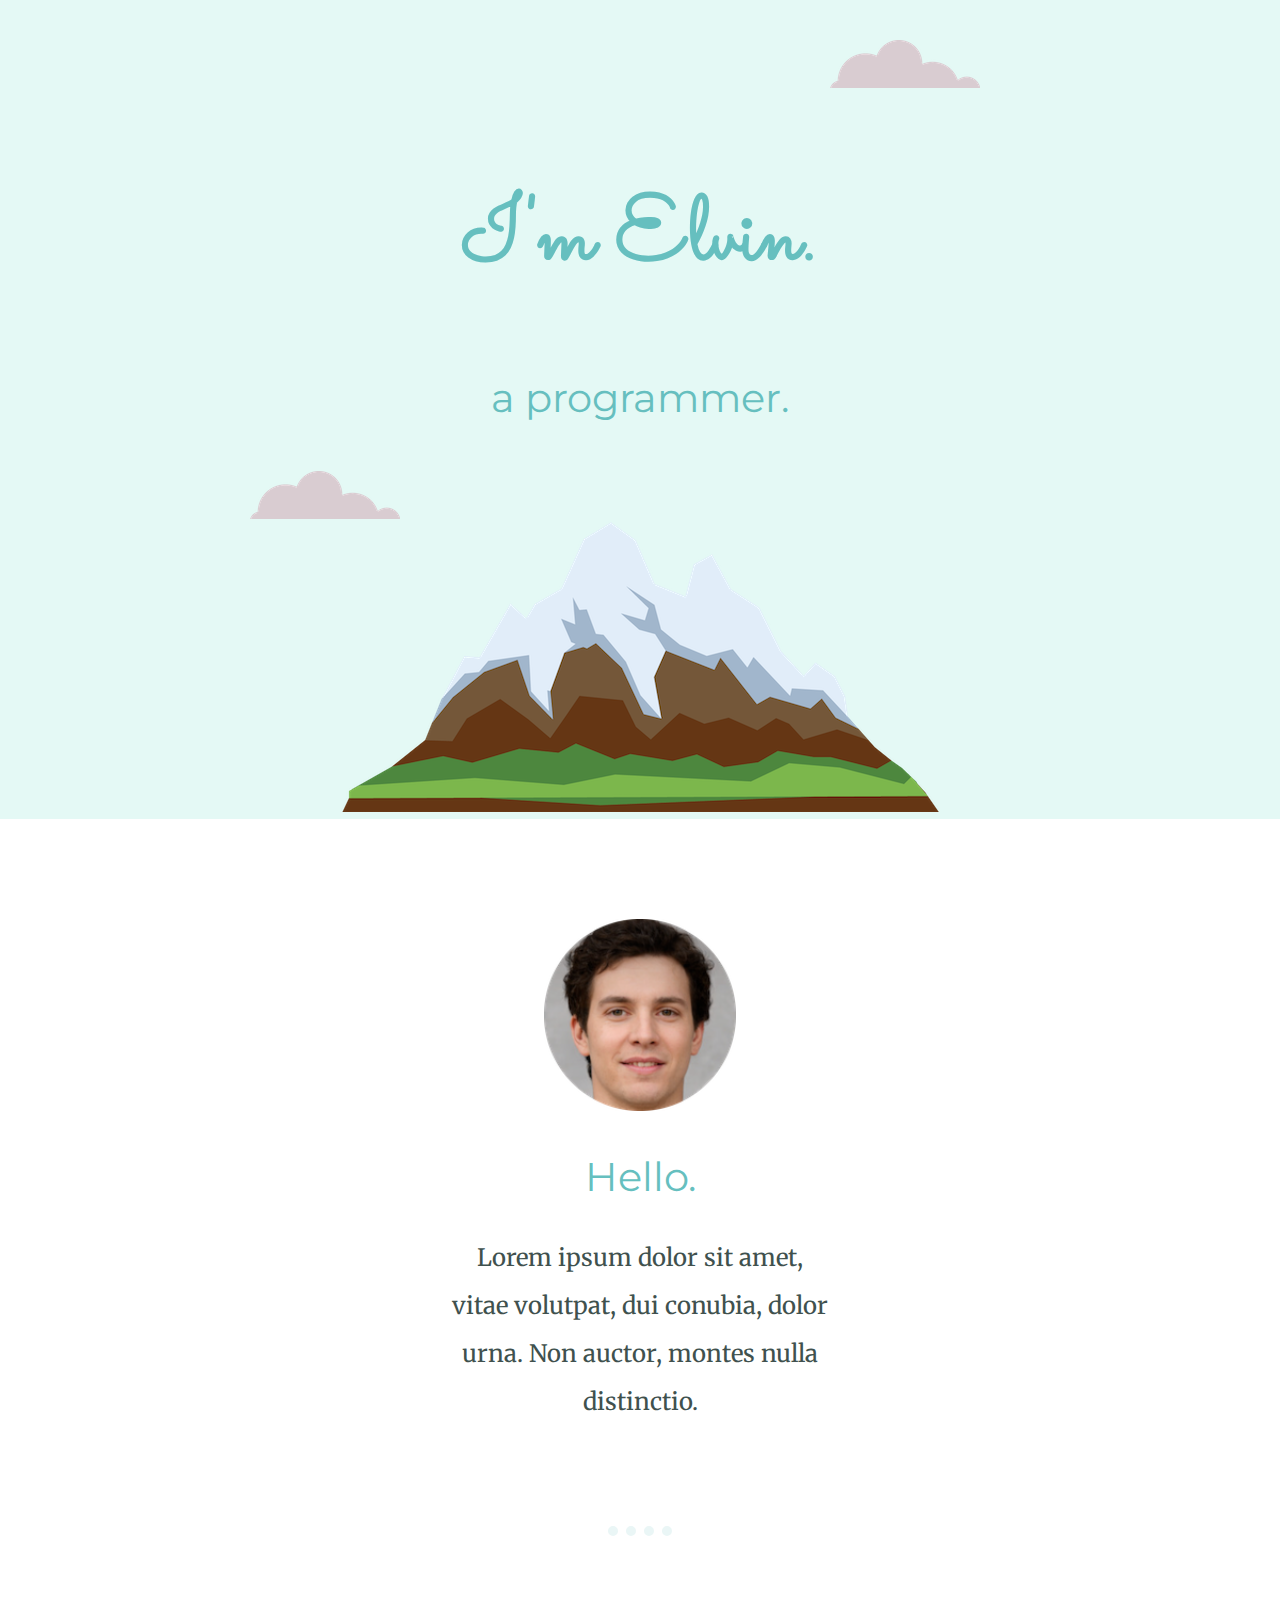
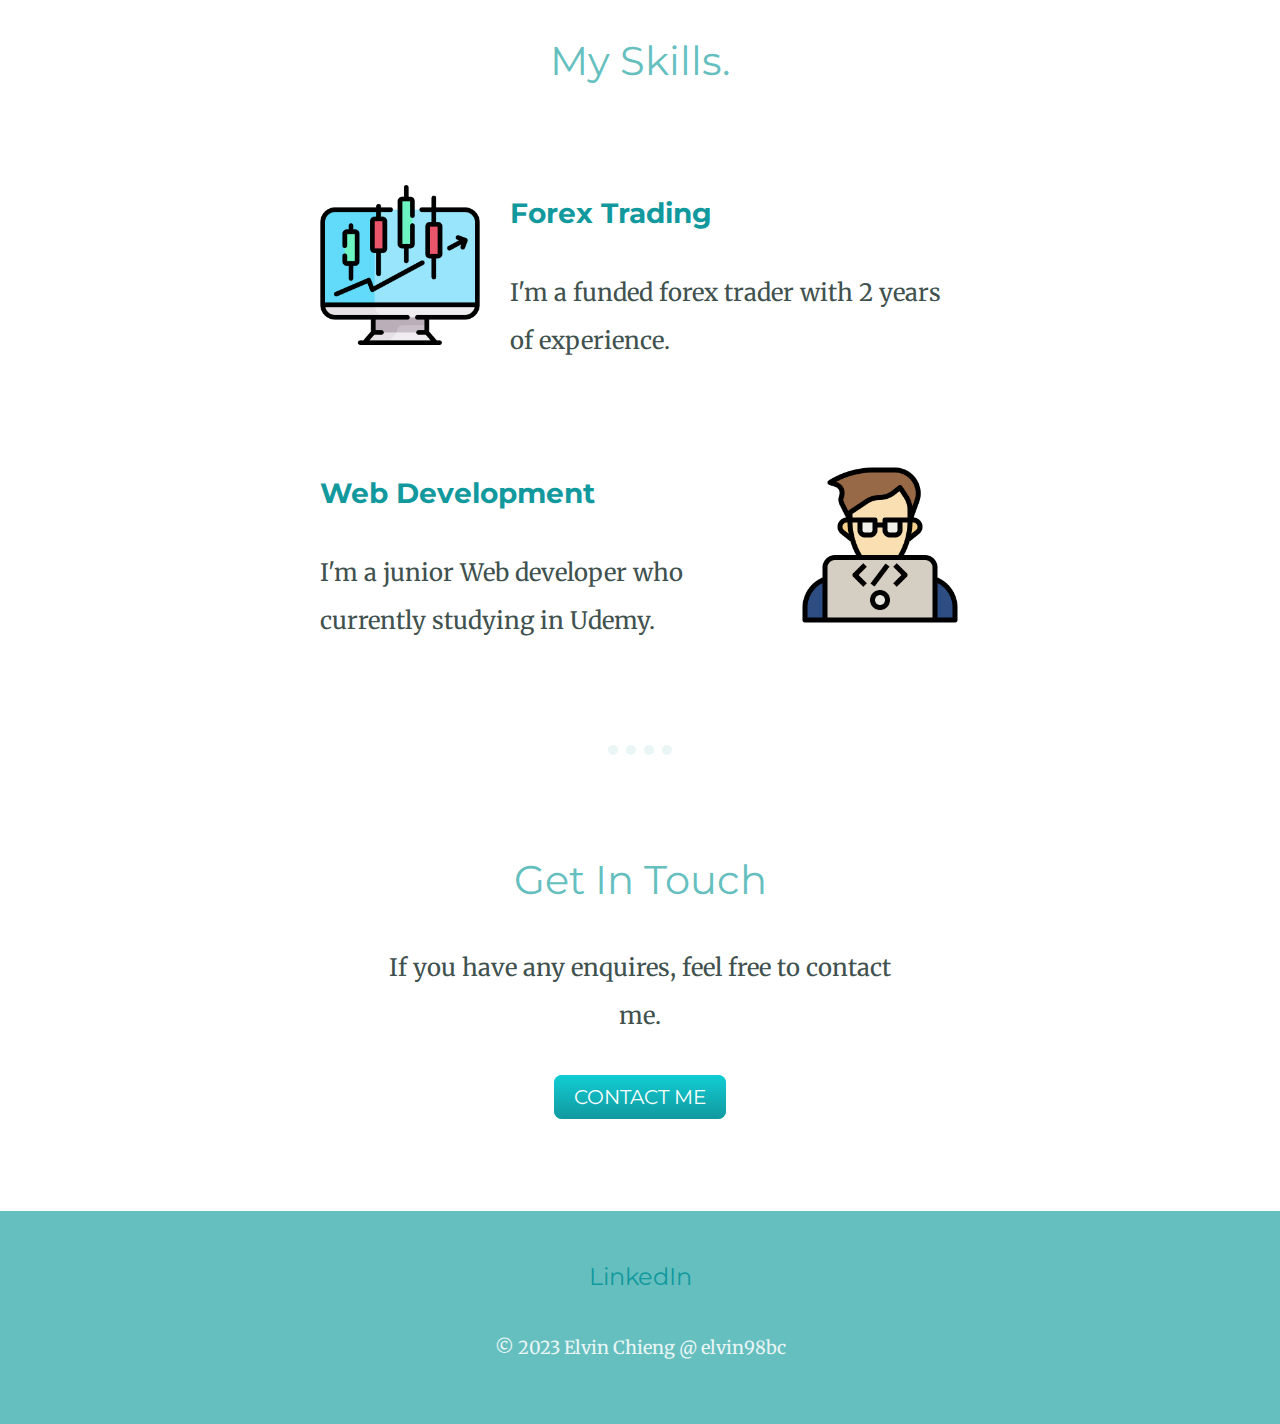
<file: index.html>
<!DOCTYPE html>
<html lang="en" dir="ltr">

  <head>
    <meta charset="utf-8">
    <title>Elvin Chieng</title>
    <link rel="stylesheet" href="cssstyles.css">
    <link rel="icon" href="favicon.ico">
    <link rel="preconnect" href="https://fonts.googleapis.com">
    <link rel="preconnect" href="https://fonts.gstatic.com" crossorigin>
    <link href="https://fonts.googleapis.com/css2?family=Merriweather&family=Montserrat&family=Sacramento&display=swap" rel="stylesheet">
  </head>

  <body>
    <div class="top-container">
      <img class="top-cloud"src="images/cloud.png" alt="cloud-image">
      <h1>I'm Elvin.</h1>
      <h2>a programmer.</h2>
      <img class="bottom-cloud"src="images/cloud.png" alt="cloud-image">
      <img src="images/mountain.png" alt="mountain-image">
    </div>

    <div class="middle-container">
      <div class="profile">
        <img class="myprofilepic" src="images\fake-human-circle-img.png" alt="myprofilephoto">
        <h2>Hello.</h2>
        <p class="intro">Lorem ipsum dolor sit amet, vitae volutpat, dui conubia, dolor urna. Non auctor, montes nulla distinctio.</p>
      </div>
      <hr>
      <div class="skills">
        <h2>My Skills.</h2>
        <div class="skill-row">
          <img class="trading" src="images\stock.png" alt="trading">
          <h3>Forex Trading</h3>
          <p>I'm a funded forex trader with 2 years of experience. </p>
        </div>
        <div class="skill-row">
          <img class="coding" src="images\coding.png" alt="coding">
          <h3>Web Development</h3>
          <p>I'm a junior Web developer who currently studying in Udemy.</p>
        </div>
      </div>
      <hr>
      <div class="contact-me">
        <h2>Get In Touch</h2>
        <p class='contactintro'>If you have any enquires, feel free to contact me.</p>
        <a class="btn" href="mailto:elvin98bc@email.com">CONTACT ME</a>
      </div>
    </div>


    <div class="bottom-container">
      <a class="footer-link" href="https://www.linkedin.com/in/elvinchieng98/">LinkedIn</a>
      <p class="copyright">© 2023 Elvin Chieng @ elvin98bc</p>
    </div>

  </body>
</html>
</file>
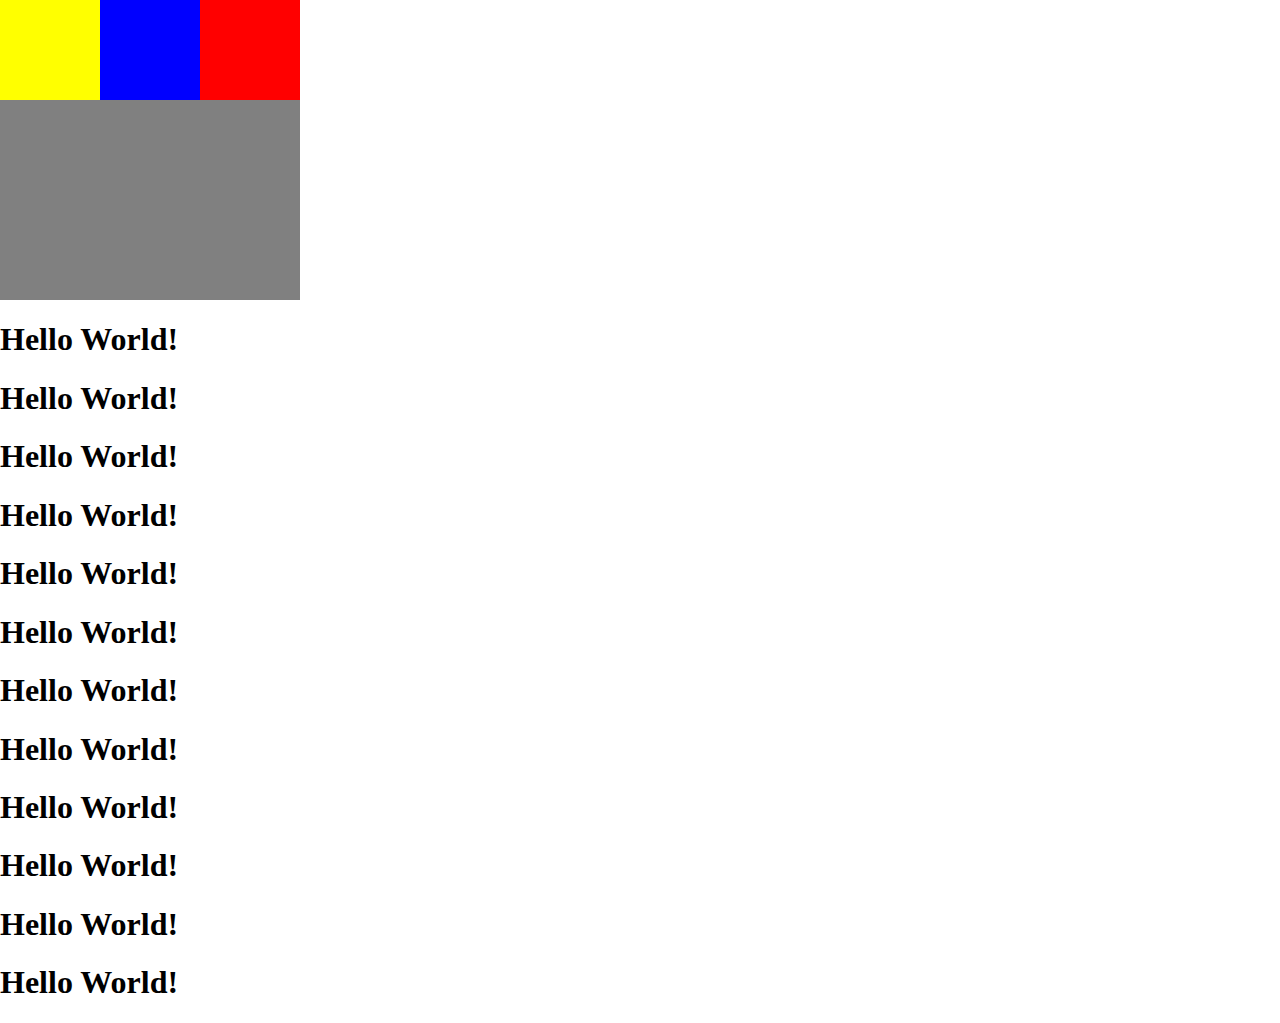
<file: relativepositioning.html>
<!DOCTYPE html>
<html lang="en" dir="ltr">
  <head>
    <meta charset="utf-8">
    <title>CSS Static and Relative Positioning</title>
    <link rel="stylesheet" href="positioning.css">
  </head>
  <body>

<!-- position:relative ::  -->
<!-- position:absolute :: become independent from the flow, relative to parent tag -->
<!-- position:fixed :: fixed the element at the position -->

    <div class="container">
      <div class="red">
      </div>
    </div>

    <div class="blue">
    </div>

    <div class="yellow">
    </div>

    <h1>Hello World!</h1>
    <h1>Hello World!</h1>
    <h1>Hello World!</h1>
    <h1>Hello World!</h1>
    <h1>Hello World!</h1>
    <h1>Hello World!</h1>
    <h1>Hello World!</h1>
    <h1>Hello World!</h1>
    <h1>Hello World!</h1>
    <h1>Hello World!</h1>
    <h1>Hello World!</h1>
    <h1>Hello World!</h1>

  </body>
</html>
</file>
<file: cssstyles.css>
body {
  margin:0;
  text-align: center; /*center everything within body tag that doesnt have width set*/
  font-family: 'Merriweather', serif;
  font-size: 1.5em;
  color:#40514E;
}


h1 {
  margin:50px auto 0 auto;
  font-family: 'Sacramento', cursive;
  font-size: 5.625rem;  /** 16px(static) = 100% =1em (dynamic)  = 1 rem (dynamic but no affected by upstream sizing)**/
  color: #66BFBF;
  line-height: 2;
  padding-bottom: 10px;
}

h2  {
font-family: 'Montserrat', sans-serif;
font-size: 2.5rem;
color: #66BFBF;
font-weight: normal;
}

h3 {
font-family: 'Montserrat', sans-serif;
color:#11999E;
}

p {
  line-height: 2;
}
hr {
  border-style: dotted none none;
  border-color: #EAF6F6;
  border-width:10px;
  width:5%;
  margin: 100px auto;
}

.top-container {
  background-color: #E4F9F5;
  padding-top:100px;
  position:relative;
}

.myprofilepic {
  width:15%
}

.middle-container {
  margin:100px 0px 100px 0px;
}

.intro {
  width:30%;
  margin:auto;
}

.top-cloud {
  position:absolute;
  right:300px;
  top: 40px;
}

.bottom-cloud {
  position:absolute;
  left:250px;
  bottom: 300px;
}

.skill-row {
  width:50%;
  margin: 100px auto 100px auto;
  text-align: left;
  line-height: 2;
}

.trading{
  width:25%;
  float:left;
  margin-right:30px;
}

.coding{
  width:25%;
  float:right;
  margin-left:30px;
}

.contact-me {
  margin-bottom: 50px;
}

.contactintro {
  width:40%;
  margin:40px auto;
}

.btn {
  background: #11cdd4;
  background-image: -webkit-linear-gradient(top, #11cdd4, #11999e);
  background-image: -moz-linear-gradient(top, #11cdd4, #11999e);
  background-image: -ms-linear-gradient(top, #11cdd4, #11999e);
  background-image: -o-linear-gradient(top, #11cdd4, #11999e);
  background-image: linear-gradient(to bottom, #11cdd4, #11999e);
  -webkit-border-radius: 8;
  -moz-border-radius: 8;
  border-radius: 8px;
  font-family: 'Montserrat', sans-serif;
  color: #ffffff;
  font-size: 20px;
  padding: 10px 20px 10px 20px;
  text-decoration: none;
}

.btn:hover {
  background: #30e3cb;
  background-image: -webkit-linear-gradient(top, #30e3cb, #2bc4ad);
  background-image: -moz-linear-gradient(top, #30e3cb, #2bc4ad);
  background-image: -ms-linear-gradient(top, #30e3cb, #2bc4ad);
  background-image: -o-linear-gradient(top, #30e3cb, #2bc4ad);
  background-image: linear-gradient(to bottom, #30e3cb, #2bc4ad);
  text-decoration: none;
}

.bottom-container {
  background-color: #66BFBF;
  padding:50px 0 20px;
}

a {
  color:#11999E;
  font-family: 'Montserrat', sans-serif;
  margin:10px 20px;
  text-decoration: none;
}

a:hover {
  color:#EAF6F6;
}

.copyright {
  color:#EAF6F6;
  font-size: 0.75em;
  padding: 20px 0;
}
</file>
<file: positioning.css>
body {
  margin:0;
}

.red, .blue, .yellow {
  height:100px;
  width: 100px;
}

.container {
  position: relative;
  height:300px;
  width:300px;
  background-color: grey;
}

.red {
  background-color: red;
  right:0px;
  position:absolute;
}

.blue {
  background-color: blue;
  top:0;
  left:100px;
  position:absolute;
}

.yellow {
  background-color: yellow;
  top:0;
  position:fixed;
}
</file>
